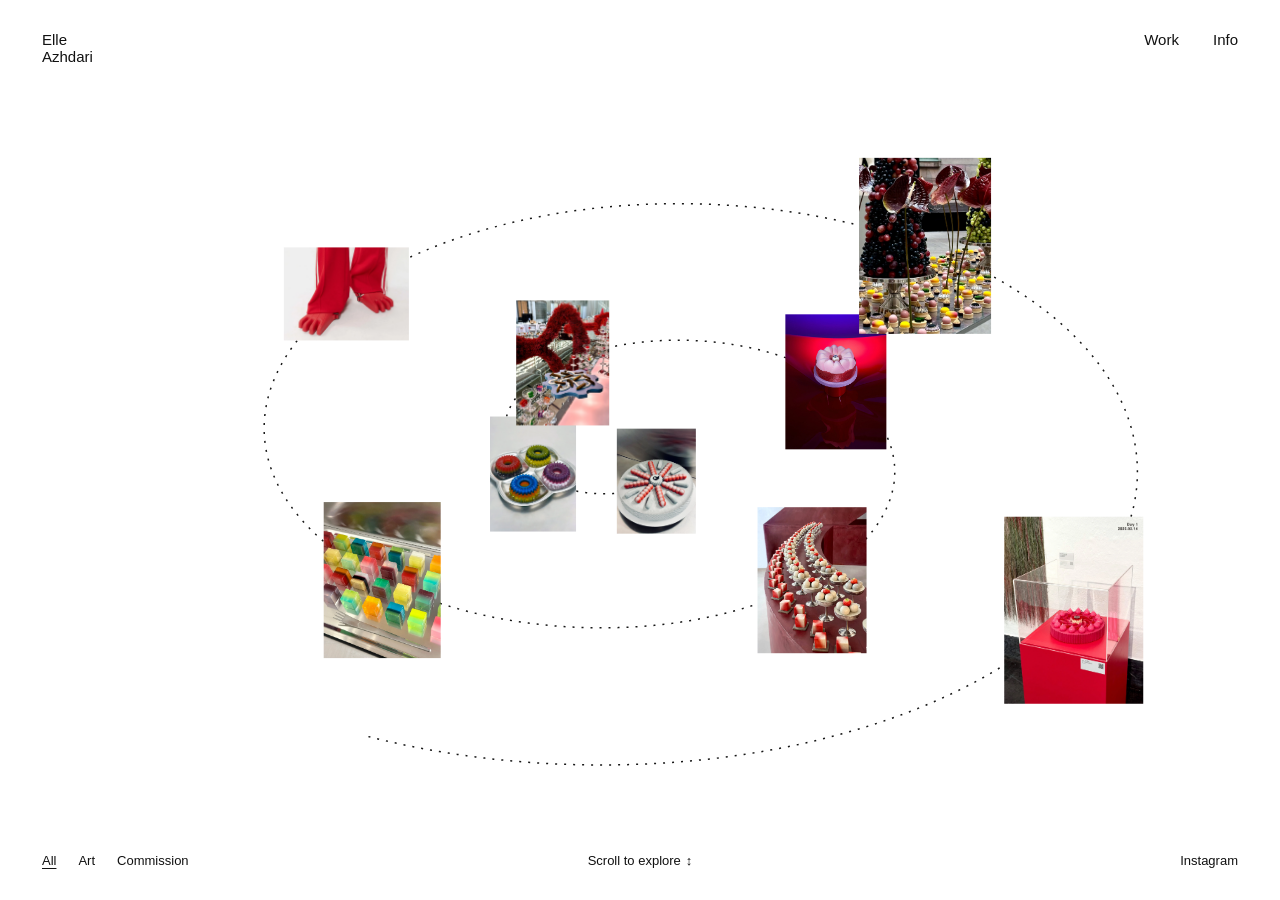
<file: index.html>
<!DOCTYPE html>
<html lang="sv">
<head>
  <meta charset="UTF-8">
  <meta name="viewport" content="width=device-width, initial-scale=1.0">
  <meta name="description" content="Selected work by Elle Azhdari">
  <title>Elle Azhdari — Selected Work</title>
  <link rel="stylesheet" href="styles.css">
  <script src="script.js" defer></script>
</head>
<body>
  <header class="site-header">
    <a class="brand" href="#work" aria-label="Elle Azhdari">
      <span>Elle</span>
      <span class="surname-swap">
        <span class="surname-default">Azhdari</span>
        <span class="surname-hover">Is Unbelievable</span>
      </span>
    </a>

    <nav class="site-nav" aria-label="Main navigation">
      <a href="#work">Work</a>
      <!-- Replace these placeholders with your actual pages/contact address. -->
      <a href="info.html">Info</a>

    </nav>
  </header>

  <main id="work" class="work-area">
    <!-- The path is drawn by script.js using the spiral settings. -->
    <svg id="art" viewBox="0 0 1600 900" preserveAspectRatio="none" aria-hidden="true">
      <path id="spiral"></path>
      <path id="spiral-extension"></path>
    </svg>
    <!-- The clickable project images are generated by script.js. -->
    <div id="pieces"></div>
  </main>

  <footer class="site-footer">
    <div class="filters" aria-label="Filter projects">
      <button class="filter active" data-filter="all" aria-pressed="true">All</button>
      <button class="filter" data-filter="art" aria-pressed="false">Art</button>
      <button class="filter" data-filter="commission" aria-pressed="false">Commission</button>
    </div>
    <span><a href="https://www.instagram.com/" target="_blank" rel="noopener">Instagram</a></span>
  </footer>

  <div class="scroll-hint">Scroll to explore <span aria-hidden="true">↕</span></div>

  <!-- Project detail: a scrollable layer, not a separate page. -->
  <section class="project-view" id="overlay" role="dialog" aria-modal="true" aria-labelledby="projectTitle" aria-hidden="true" inert>
    <div class="project-view-inner">
      <div class="project-topline">
        <span id="projectCategory"></span>
        <button id="close" class="project-close" type="button">Close ×</button>
      </div>
      <h1 id="projectTitle"></h1>
      <div id="projectGallery" class="project-gallery"></div>
      <div class="project-bottom">Elle Azhdari — Selected work</div>
    </div>
  </section>
</body>
</html>
</file>
<file: styles.css>
/* ============================================================
   ELLE AZGHARI — SPIRAL PORTFOLIO
   Plain CSS. Edit typography, spacing and visual details here.
   ============================================================ */

:root {
  --background: #fff;
  --foreground: #111;
  --page-gutter: 42px;
  --font: "Helvetica Neue", Helvetica, Arial, sans-serif;
}

* { box-sizing: border-box; }

html,
body {
  width: 100%;
  height: 100%;
  margin: 0;
  overflow: hidden;
  background: var(--background);
  color: var(--foreground);
  font-family: var(--font);
  font-weight: 500;
}

button, a { -webkit-tap-highlight-color: transparent; }
a { color: inherit; text-decoration: none; }

/* Header and hover name swap */
.site-header {
  position: fixed;
  z-index: 30;
  top: 0;
  left: 0;
  right: 0;
  padding: 32px var(--page-gutter);
  display: flex;
  align-items: flex-start;
  justify-content: space-between;
  font-size: 15px;
  line-height: 1.12;
  pointer-events: none;
}

.site-header a { pointer-events: auto; }
.brand, .surname-swap, .surname-default { display: block; }
.brand { line-height: 1.12; }
.surname-swap { position: relative; }
.surname-default,
.surname-hover {
  white-space: nowrap;
  transition: opacity 180ms ease;
}
.surname-hover {
  position: absolute;
  top: 0;
  left: 0;
  opacity: 0;
}
.brand:hover .surname-default,
.brand:focus-visible .surname-default { opacity: 0; }
.brand:hover .surname-hover,
.brand:focus-visible .surname-hover { opacity: 1; }

.site-nav { display: flex; gap: 34px; }

/* Spiral and project images */
.work-area {
  position: absolute;
  inset: 0;
  overflow: hidden;
}

#art {
  position: absolute;
  inset: 0;
  width: 100%;
  height: 100%;
  pointer-events: none;
}

#spiral {
  fill: none;
  stroke: #171717;
  stroke-width: 1.5;
  stroke-dasharray: 2 7; /* short square-ended dashes */
  stroke-linecap: butt;
  vector-effect: non-scaling-stroke;
  transition: opacity 250ms ease;
}



.piece {
  position: absolute;
  display: block;
  z-index: 4;
  padding: 0;
  border: 0;
  background: transparent;
  cursor: pointer;
  transform: translate(-50%, -50%);
}

.piece img {
  display: block;
  width: 100%;
  height: 100%;
  object-fit: contain;
}

/* No visual hover effect on the image itself. */
.piece:hover,
.piece:focus-visible { z-index: 25 !important; }

.piece-label {
  position: absolute;
  top: calc(100% + 9px);
  left: 0;
  padding: 5px 0;
  background: #fff;
  color: #111;
  font-family: inherit;
  font-size: 12px;
  font-weight: 400;
  line-height: 1.1;
  text-align: left;
  white-space: nowrap;
  opacity: 0;
  visibility: hidden;
  pointer-events: none;
  transform: translateY(4px);
  transition: opacity 160ms ease, transform 160ms ease, visibility 160ms;
}

.piece:hover .piece-label,
.piece:focus-visible .piece-label {
  opacity: 1;
  visibility: visible;
  transform: translateY(0);
}

/* Footer */
.site-footer {
  position: fixed;
  z-index: 30;
  bottom: 32px;
  left: var(--page-gutter);
  right: var(--page-gutter);
  display: flex;
  align-items: flex-end;
  justify-content: space-between;
  font-size: 13px;
  pointer-events: none;
}
.site-footer > * { pointer-events: auto; }
.filters { display: flex; align-items: center; gap: 22px; }
.filter {
  padding: 0;
  border: 0;
  background: none;
  color: inherit;
  font: inherit;
  cursor: pointer;
}
.filter.active { text-decoration: underline; text-underline-offset: 3px; }
.scroll-hint {
  position: fixed;
  z-index: 30;
  left: 50%;
  bottom: 32px;
  transform: translateX(-50%);
  font-size: 13px;
  white-space: nowrap;
  pointer-events: none;
}


/* Project view sits above the paused spiral; it scrolls independently. */
.project-view {
  position: fixed;
  z-index: 60;
  inset: 0;
  overflow-y: auto;
  overscroll-behavior: contain;
  background: #fff;
  opacity: 0;
  visibility: hidden;
  pointer-events: none;
  transition: opacity 220ms ease, visibility 220ms ease;
}
.project-view.open { opacity: 1; visibility: visible; pointer-events: auto; }
.project-view-inner { max-width: 1450px; margin: 0 auto; padding: 34px var(--page-gutter) 60px; }
.project-topline { display: flex; justify-content: space-between; align-items: flex-start; font-size: 13px; }
.project-close { border: 0; padding: 0; background: none; color: inherit; font: inherit; cursor: pointer; }
.project-view h1 { font-size: clamp(52px, 9vw, 150px); font-weight: 400; line-height: .98; letter-spacing: -.055em; margin: 90px 0 75px; overflow-wrap: anywhere; }
.project-gallery { display: grid; grid-template-columns: repeat(12, minmax(0, 1fr)); gap: 60px 20px; align-items: start; }
.project-gallery figure { margin: 0; grid-column: 2 / span 10; }
.project-gallery figure:nth-child(3n + 2) { grid-column: 1 / span 7; }
.project-gallery figure:nth-child(3n + 3) { grid-column: 6 / span 7; }
.project-gallery img { display: block; width: 100%; height: auto; }
.project-gallery figcaption { font-size: 12px; margin-top: 9px; }
.project-bottom { margin-top: 130px; font-size: 13px; }
@media (max-width: 700px) {
  .project-view-inner { padding-top: 22px; }
  .project-view h1 { margin: 95px 0 45px; font-size: clamp(45px, 13vw, 85px); }
  .project-gallery { gap: 30px 0; }
  .project-gallery figure, .project-gallery figure:nth-child(n) { grid-column: 1 / -1; }
  .project-bottom { margin-top: 75px; }
}
@media (prefers-reduced-motion: reduce) { .project-view { transition: none; } }

/* Expanded commission archive, with original spiral styling retained. */
.commission-archive{display:grid;grid-template-columns:repeat(3,minmax(0,1fr));gap:45px 28px;padding:25px 0 90px}
.commission-item{display:block;min-width:0;background:none;border:0;padding:0;text-align:left;cursor:pointer;font:inherit}
.commission-item img{width:100%;height:280px;object-fit:contain;display:block}
.commission-item span{display:block;margin-top:10px;font-size:12px}
@media(max-width:700px){.commission-archive{grid-template-columns:repeat(2,minmax(0,1fr));gap:30px 16px}.commission-item img{height:165px}}
/* Keep the open project above every spiral image. */
.project-view.open{z-index:1000001!important}

/* Titles sit directly under the artwork and match the site's typography. */
.piece-label{top:calc(100% + 5px);left:0;padding:2px 0;
 font-family:var(--font);font-weight:500;font-size:12px;line-height:1.2;
 white-space:normal;min-width:100%;width:max-content;max-width:220px;
 transform:none!important}
.piece:hover .piece-label,.piece:focus-visible .piece-label{transform:none!important}

/* Mobile: larger artwork on the same rotated spiral, clear two-row footer. */
@media(max-width:700px){
 :root{--page-gutter:24px}
 .site-header{padding:28px 24px;font-size:15px}
 .site-nav{gap:28px}
 .site-footer{left:24px;right:24px;bottom:27px;align-items:center;font-size:13px;gap:12px}
 .filters{gap:20px;flex-wrap:nowrap;white-space:nowrap}
 .scroll-hint{bottom:91px;font-size:12px}
 .piece-label{font-size:11px;max-width:140px}
 .work-area{touch-action:none}
}
@media(max-width:370px){.filters{gap:13px}.site-footer{font-size:12px;left:16px;right:16px}}

/* Mobile-only: six larger artworks, with labels visible without hover. */
@media(max-width:700px){
 .piece .piece-label{opacity:1!important;visibility:visible!important;transform:none!important;
   top:calc(100% + 5px);left:0;font-size:11px;line-height:1.15;font-weight:500;
   max-width:125px;width:max-content;min-width:0;white-space:normal;
   background:#fff;padding:2px 3px 2px 0;transition:none}
 .piece:hover .piece-label{transform:none!important}
 .scroll-hint{bottom:88px}
}

/* Compact overview counter. Keeps the existing footer and mobile spiral intact. */
.scroll-hint{display:flex;flex-direction:column;align-items:center;gap:5px}
.project-counter{font-size:11px;font-weight:400;line-height:1.2;white-space:nowrap;letter-spacing:0}
@media(max-width:700px){.scroll-hint{bottom:92px;gap:6px}.project-counter{font-size:11px}}

/* The continuation fades out beyond the artwork, inviting another scroll. */
#spiral-extension{fill:none;stroke:#171717;stroke-width:1.5;stroke-dasharray:2 7;stroke-linecap:butt;vector-effect:non-scaling-stroke;opacity:.42}
.scroll-hint{display:flex;flex-direction:row;align-items:center;gap:5px;transition:opacity .6s ease}
@media(max-width:700px){body.has-explored .scroll-hint{opacity:0}}
@media(prefers-reduced-motion:reduce){.scroll-hint{transition:none}}

/* No misleading decorative extension beyond the actual artwork entry point. */
#spiral-extension{display:none}
</file>
